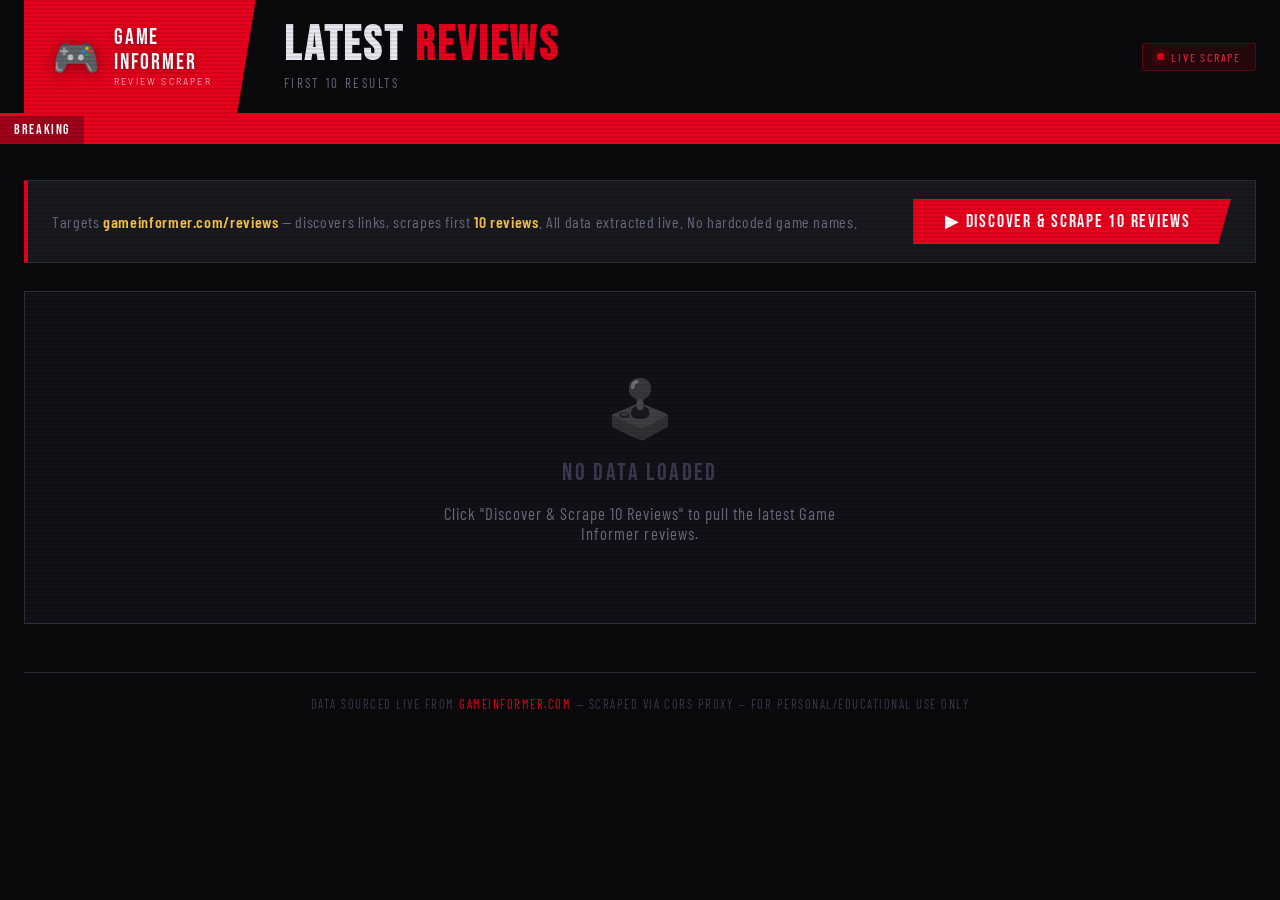
<file: Midterm_Lab1/index.html>
<!DOCTYPE html>
<html lang="en">
<head>
  <meta charset="UTF-8" />
  <meta name="viewport" content="width=device-width, initial-scale=1.0" />
  <title>Game Informer Review Scraper</title>
  <link href="https://fonts.googleapis.com/css2?family=Bebas+Neue&family=Barlow+Condensed:ital,wght@0,400;0,600;0,700;1,400&family=Barlow:wght@300;400;500&display=swap" rel="stylesheet" />
  <style>
    :root {
      --void:      #0a0a0c;
      --deep:      #111118;
      --surface:   #18181f;
      --card:      #1f1f28;
      --border:    #2e2e3e;
      --gi-red:    #e8001c;
      --gi-red2:   #ff2a42;
      --gi-gold:   #f5c542;
      --gi-cyan:   #00c8e0;
      --text:      #e8e8f0;
      --muted:     #6a6a80;
      --subtle:    #3a3a50;
      --row-hover: #252530;
      --glow-red:  0 0 30px rgba(232,0,28,.3);
      --glow-gold: 0 0 20px rgba(245,197,66,.2);
    }

    *, *::before, *::after { box-sizing: border-box; margin: 0; padding: 0; }

    body {
      font-family: 'Barlow', sans-serif;
      background: var(--void);
      color: var(--text);
      min-height: 100vh;
      overflow-x: hidden;
    }

    /* Scanline overlay */
    body::before {
      content: '';
      position: fixed;
      inset: 0;
      background: repeating-linear-gradient(
        0deg,
        transparent,
        transparent 2px,
        rgba(0,0,0,.08) 2px,
        rgba(0,0,0,.08) 4px
      );
      pointer-events: none;
      z-index: 9999;
    }

    /* Header */
    .masthead {
      background: var(--void);
      border-bottom: 3px solid var(--gi-red);
      padding: 0;
      position: relative;
      overflow: hidden;
    }
    .masthead::after {
      content: '';
      position: absolute;
      bottom: -3px;
      left: 0;
      right: 0;
      height: 1px;
      background: linear-gradient(90deg, transparent, var(--gi-red), var(--gi-red2), transparent);
      box-shadow: var(--glow-red);
    }
    .masthead-inner {
      max-width: 1300px;
      margin: 0 auto;
      padding: 0 24px;
      display: flex;
      align-items: stretch;
      gap: 0;
    }
    .gi-logo-block {
      background: var(--gi-red);
      padding: 22px 28px;
      display: flex;
      align-items: center;
      gap: 14px;
      flex-shrink: 0;
      clip-path: polygon(0 0, 100% 0, 92% 100%, 0 100%);
      padding-right: 44px;
    }
    .gi-logo-block .gi-icon {
      font-size: 2.4rem;
      line-height: 1;
      filter: drop-shadow(0 2px 8px rgba(0,0,0,.4));
    }
    .gi-logo-block .gi-brand {
      font-family: 'Bebas Neue', sans-serif;
      font-size: 1.4rem;
      letter-spacing: .08em;
      color: white;
      line-height: 1.1;
      text-shadow: 0 2px 8px rgba(0,0,0,.4);
    }
    .gi-logo-block .gi-sub {
      font-size: .55rem;
      letter-spacing: .25em;
      text-transform: uppercase;
      color: rgba(255,255,255,.75);
    }
    .masthead-titles {
      padding: 22px 28px;
      display: flex;
      flex-direction: column;
      justify-content: center;
    }
    .masthead-titles h1 {
      font-family: 'Bebas Neue', sans-serif;
      font-size: clamp(1.8rem, 4vw, 3rem);
      letter-spacing: .06em;
      color: var(--text);
      line-height: 1;
    }
    .masthead-titles h1 .accent { color: var(--gi-red); }
    .masthead-titles .tagline {
      font-family: 'Barlow Condensed', sans-serif;
      font-size: .82rem;
      letter-spacing: .18em;
      text-transform: uppercase;
      color: var(--muted);
      margin-top: 5px;
    }
    .masthead-right {
      margin-left: auto;
      display: flex;
      align-items: center;
      padding: 22px 0;
    }
    .live-badge {
      display: flex;
      align-items: center;
      gap: 7px;
      background: rgba(232,0,28,.12);
      border: 1px solid rgba(232,0,28,.3);
      border-radius: 2px;
      padding: 6px 14px;
      font-family: 'Barlow Condensed', sans-serif;
      font-size: .75rem;
      letter-spacing: .15em;
      text-transform: uppercase;
      color: var(--gi-red2);
    }
    .live-dot {
      width: 7px; height: 7px;
      background: var(--gi-red);
      border-radius: 50%;
      box-shadow: 0 0 8px var(--gi-red);
      animation: pulse-dot 1.4s ease-in-out infinite;
    }
    @keyframes pulse-dot {
      0%, 100% { opacity: 1; box-shadow: 0 0 8px var(--gi-red); }
      50% { opacity: .5; box-shadow: 0 0 3px var(--gi-red); }
    }

    /* Ticker bar */
    .ticker-bar {
      background: var(--gi-red);
      overflow: hidden;
      height: 28px;
      display: flex;
      align-items: center;
    }
    .ticker-label {
      background: #a0001a;
      padding: 0 14px;
      height: 100%;
      display: flex;
      align-items: center;
      font-family: 'Bebas Neue', sans-serif;
      font-size: .85rem;
      letter-spacing: .12em;
      color: white;
      white-space: nowrap;
      flex-shrink: 0;
    }
    .ticker-scroll {
      overflow: hidden;
      flex: 1;
    }
    .ticker-text {
      display: inline-block;
      white-space: nowrap;
      font-family: 'Barlow Condensed', sans-serif;
      font-size: .78rem;
      letter-spacing: .1em;
      color: rgba(255,255,255,.92);
      padding-left: 100%;
      animation: ticker 28s linear infinite;
    }
    @keyframes ticker {
      0% { transform: translateX(0); }
      100% { transform: translateX(-100%); }
    }

    /* Main content */
    .page {
      max-width: 1300px;
      margin: 0 auto;
      padding: 36px 24px 80px;
    }

    /* Control panel */
    .control-strip {
      display: flex;
      align-items: center;
      gap: 16px;
      background: var(--surface);
      border: 1px solid var(--border);
      border-left: 4px solid var(--gi-red);
      padding: 18px 24px;
      margin-bottom: 28px;
      flex-wrap: wrap;
    }
    .control-info {
      font-family: 'Barlow Condensed', sans-serif;
      font-size: 1rem;
      color: var(--muted);
      letter-spacing: .04em;
      flex: 1 1 200px;
    }
    .control-info strong {
      color: var(--gi-gold);
      font-weight: 600;
    }
    .btn-scrape {
      font-family: 'Bebas Neue', sans-serif;
      font-size: 1.1rem;
      letter-spacing: .1em;
      color: white;
      background: var(--gi-red);
      border: none;
      padding: 12px 32px;
      cursor: pointer;
      clip-path: polygon(0 0, 100% 0, 96% 100%, 0 100%);
      padding-right: 40px;
      transition: background .2s, box-shadow .2s;
      position: relative;
      white-space: nowrap;
    }
    .btn-scrape:hover {
      background: var(--gi-red2);
      box-shadow: var(--glow-red);
    }
    .btn-scrape:disabled {
      background: var(--subtle);
      cursor: not-allowed;
      box-shadow: none;
      clip-path: none;
      padding-right: 32px;
    }

    /* Status bar */
    #status-bar {
      display: none;
      align-items: center;
      gap: 12px;
      padding: 14px 20px;
      margin-bottom: 24px;
      font-family: 'Barlow Condensed', sans-serif;
      font-size: .95rem;
      letter-spacing: .05em;
      border-left: 3px solid;
    }
    #status-bar.loading {
      display: flex;
      background: rgba(0,200,224,.06);
      border-color: var(--gi-cyan);
      color: var(--gi-cyan);
    }
    #status-bar.error {
      display: flex;
      background: rgba(232,0,28,.08);
      border-color: var(--gi-red);
      color: #ff6a7a;
    }
    #status-bar.done {
      display: flex;
      background: rgba(245,197,66,.06);
      border-color: var(--gi-gold);
      color: var(--gi-gold);
    }
    .spinner {
      width: 16px; height: 16px;
      border: 2px solid currentColor;
      border-top-color: transparent;
      border-radius: 50%;
      animation: spin .7s linear infinite;
      flex-shrink: 0;
    }
    @keyframes spin { to { transform: rotate(360deg); } }

    /* Stats */
    #stats-row {
      display: none;
      gap: 2px;
      margin-bottom: 28px;
    }
    #stats-row.visible { display: flex; }
    .stat-card {
      flex: 1 1 100px;
      background: var(--surface);
      border: 1px solid var(--border);
      border-top: 3px solid var(--gi-red);
      padding: 18px 20px;
      text-align: center;
      position: relative;
      overflow: hidden;
    }
    .stat-card::before {
      content: '';
      position: absolute;
      bottom: 0; left: 0; right: 0;
      height: 1px;
      background: linear-gradient(90deg, transparent, var(--gi-red), transparent);
      opacity: .4;
    }
    .stat-card .num {
      font-family: 'Bebas Neue', sans-serif;
      font-size: 2.8rem;
      color: var(--gi-red);
      display: block;
      line-height: 1;
      text-shadow: 0 0 20px rgba(232,0,28,.4);
    }
    .stat-card .lbl {
      font-family: 'Barlow Condensed', sans-serif;
      font-size: .68rem;
      letter-spacing: .18em;
      text-transform: uppercase;
      color: var(--muted);
      margin-top: 6px;
    }

    /* Filter bar */
    #filter-bar {
      display: none;
      margin-bottom: 16px;
      gap: 12px;
      align-items: center;
      flex-wrap: wrap;
    }
    #filter-bar.visible { display: flex; }
    #filter-bar input {
      font-family: 'Barlow Condensed', sans-serif;
      font-size: .95rem;
      letter-spacing: .05em;
      border: 1.5px solid var(--border);
      background: var(--surface);
      color: var(--text);
      padding: 9px 14px;
      outline: none;
      flex: 1 1 200px;
      transition: border-color .2s;
    }
    #filter-bar input::placeholder { color: var(--muted); }
    #filter-bar input:focus { border-color: var(--gi-red); }
    #result-count {
      font-family: 'Barlow Condensed', sans-serif;
      font-size: .82rem;
      letter-spacing: .1em;
      text-transform: uppercase;
      color: var(--muted);
      margin-left: auto;
    }

    /* Table */
    .table-wrap {
      overflow-x: auto;
      border: 1px solid var(--border);
    }
    table {
      width: 100%;
      border-collapse: collapse;
      background: var(--deep);
      font-size: .88rem;
    }
    thead {
      background: var(--void);
      border-bottom: 2px solid var(--gi-red);
    }
    thead th {
      padding: 14px 16px;
      text-align: left;
      font-family: 'Bebas Neue', sans-serif;
      font-size: .9rem;
      letter-spacing: .14em;
      color: var(--muted);
      white-space: nowrap;
      cursor: pointer;
      transition: color .2s;
      user-select: none;
    }
    thead th:hover { color: var(--text); }
    thead th.asc, thead th.desc { color: var(--gi-red); }
    thead th .sort-icon { opacity: .5; margin-left: 4px; }
    thead th.asc .sort-icon::after { content: ' ▲'; }
    thead th.desc .sort-icon::after { content: ' ▼'; }
    thead th:not(.asc):not(.desc) .sort-icon::after { content: ' ⇅'; }

    tbody tr {
      border-bottom: 1px solid var(--border);
      transition: background .15s;
      animation: rowIn .35s ease both;
    }
    tbody tr:nth-child(odd) { background: var(--surface); }
    tbody tr:nth-child(even) { background: var(--deep); }
    tbody tr:hover { background: var(--row-hover); }
    @keyframes rowIn { from { opacity: 0; transform: translateX(-8px); } to { opacity: 1; transform: none; } }

    td { padding: 13px 16px; vertical-align: top; color: var(--text); }

    /* Score badge */
    .score-badge {
      display: inline-flex;
      align-items: center;
      justify-content: center;
      width: 44px;
      height: 44px;
      background: var(--void);
      border: 2px solid var(--gi-red);
      font-family: 'Bebas Neue', sans-serif;
      font-size: 1.4rem;
      color: var(--gi-red);
      box-shadow: 0 0 14px rgba(232,0,28,.2);
      flex-shrink: 0;
    }
    .score-badge.gold {
      border-color: var(--gi-gold);
      color: var(--gi-gold);
      box-shadow: 0 0 14px rgba(245,197,66,.2);
    }
    .score-badge.na {
      border-color: var(--subtle);
      color: var(--muted);
      font-size: .75rem;
      box-shadow: none;
    }

    td.title-col {
      font-family: 'Barlow Condensed', sans-serif;
      font-size: 1.05rem;
      font-weight: 700;
      letter-spacing: .03em;
      max-width: 260px;
    }
    td.title-col a {
      color: var(--text);
      text-decoration: none;
      transition: color .15s;
      display: block;
    }
    td.title-col a:hover { color: var(--gi-red); }
    td.title-col .review-sub {
      font-size: .72rem;
      color: var(--muted);
      font-weight: 400;
      letter-spacing: .08em;
      text-transform: uppercase;
      margin-top: 3px;
    }

    .platform-badge {
      display: inline-block;
      background: var(--void);
      border: 1px solid var(--border);
      color: var(--muted);
      font-family: 'Barlow Condensed', sans-serif;
      font-size: .68rem;
      letter-spacing: .1em;
      text-transform: uppercase;
      padding: .2rem .7rem;
      margin: .15rem .15rem;
    }

    .genre-tag {
      display: inline-block;
      background: rgba(0,200,224,.08);
      border: 1px solid rgba(0,200,224,.2);
      color: var(--gi-cyan);
      font-family: 'Barlow Condensed', sans-serif;
      font-size: .68rem;
      letter-spacing: .08em;
      text-transform: uppercase;
      padding: .2rem .6rem;
      margin: .15rem .1rem;
    }

    .summary-cell {
      max-width: 300px;
      font-size: .82rem;
      line-height: 1.5;
      color: #a0a0b8;
    }

    .na { color: var(--muted); font-style: italic; font-size: .82rem; }

    /* Empty state */
    #empty-state {
      display: flex;
      flex-direction: column;
      align-items: center;
      padding: 80px 24px;
      color: var(--muted);
      gap: 16px;
      background: var(--deep);
    }
    #empty-state .icon {
      font-size: 3.5rem;
      filter: grayscale(1);
      opacity: .4;
    }
    #empty-state p {
      font-family: 'Barlow Condensed', sans-serif;
      font-size: 1.05rem;
      letter-spacing: .06em;
      color: var(--muted);
      text-align: center;
      max-width: 400px;
    }
    #empty-state .big-text {
      font-family: 'Bebas Neue', sans-serif;
      font-size: 1.5rem;
      color: var(--subtle);
      letter-spacing: .1em;
    }

    /* Export bar */
    #export-bar {
      display: none;
      margin-top: 20px;
      justify-content: flex-end;
      gap: 8px;
    }
    #export-bar.visible { display: flex; }
    .btn-export {
      font-family: 'Barlow Condensed', sans-serif;
      font-size: .88rem;
      letter-spacing: .1em;
      text-transform: uppercase;
      background: var(--surface);
      border: 1px solid var(--border);
      color: var(--muted);
      padding: 8px 18px;
      cursor: pointer;
      transition: all .18s;
    }
    .btn-export:hover {
      background: var(--gi-red);
      border-color: var(--gi-red);
      color: white;
    }

    /* Footer */
    footer {
      text-align: center;
      margin-top: 3rem;
      color: var(--subtle);
      font-family: 'Barlow Condensed', sans-serif;
      font-size: .78rem;
      letter-spacing: .12em;
      text-transform: uppercase;
      border-top: 1px solid var(--border);
      padding-top: 1.5rem;
    }
    footer span { color: var(--gi-red); }
  </style>
</head>
<body>

<!-- Masthead -->
<div class="masthead">
  <div class="masthead-inner">
    <div class="gi-logo-block">
      <span class="gi-icon">🎮</span>
      <div>
        <div class="gi-brand">Game<br>Informer</div>
        <div class="gi-sub">Review Scraper</div>
      </div>
    </div>
    <div class="masthead-titles">
      <h1>LATEST <span class="accent">REVIEWS</span></h1>
      <div class="tagline">First 10 results</div>
    </div>
    <div class="masthead-right">
      <div class="live-badge">
        <span class="live-dot"></span> Live Scrape
      </div>
    </div>
  </div>
</div>

<!-- Ticker -->
<div class="ticker-bar">
  <div class="ticker-label">BREAKING</div>
  <div class="ticker-scroll">
    <span class="ticker-text">
      Auto-discovers review links from gameinformer.com/reviews — scrapes first 10 — no hardcoded URLs or data — click the button to begin — scores, platforms, genres and summaries extracted live —
    </span>
  </div>
</div>

<div class="page">

  <!-- Control strip -->
  <div class="control-strip">
    <div class="control-info">
      Targets <strong>gameinformer.com/reviews</strong> — discovers links, scrapes first <strong>10 reviews</strong>.
      All data extracted live. No hardcoded game names.
    </div>
    <button class="btn-scrape" id="scrapeBtn">▶ DISCOVER &amp; SCRAPE 10 REVIEWS</button>
  </div>

  <div id="status-bar"></div>

  <!-- Stats -->
  <div id="stats-row">
    <div class="stat-card"><span class="num" id="stat-total">0</span><span class="lbl">Reviews Scraped</span></div>
    <div class="stat-card"><span class="num" id="stat-scored">—</span><span class="lbl">With Score</span></div>
    <div class="stat-card"><span class="num" id="stat-platforms">—</span><span class="lbl">With Platforms</span></div>
  </div>

  <!-- Filter bar -->
  <div id="filter-bar">
    <input type="text" id="search-input" placeholder="Filter by title, platform, genre..." />
    <span id="result-count"></span>
  </div>

  <!-- Table -->
  <div class="table-wrap" id="table-wrap">
    <div id="empty-state">
      <span class="icon">🕹️</span>
      <div class="big-text">NO DATA LOADED</div>
      <p>Click "Discover & Scrape 10 Reviews" to pull the latest Game Informer reviews.</p>
    </div>
    <table id="games-table" style="display:none;">
      <thead>
        <tr>
          <th style="width:52px">Score</th>
          <th onclick="sortBy('title')" id="th-title">Title <span class="sort-icon"></span></th>
          <th onclick="sortBy('release')" id="th-release">Date <span class="sort-icon"></span></th>
          <th>Summary</th>
          <th onclick="sortBy('platforms')" id="th-platforms">Platform(s) <span class="sort-icon"></span></th>
          <th onclick="sortBy('reviewer')" id="th-reviewer">Reviewer <span class="sort-icon"></span></th>
        </tr>
      </thead>
      <tbody id="table-body"></tbody>
    </table>
  </div>

  <div id="export-bar">
    <button class="btn-export" onclick="exportCSV()">⬇ CSV</button>
    <button class="btn-export" onclick="exportJSON()">⬇ JSON</button>
  </div>

  <footer>
    Data sourced live from <span>gameinformer.com</span> — scraped via CORS proxy — for personal/educational use only
  </footer>
</div>

<script>
  // GI listing page — all review data lives here, no sub-page scraping needed
  const LISTING_URL = "https://gameinformer.com/reviews";
  const MAX_REVIEWS = 10;

  let allGames = [];
  let sortKey = 'title';
  let sortDir = 'asc';

  const scrapeBtn    = document.getElementById('scrapeBtn');
  const statusBar    = document.getElementById('status-bar');
  const statsRow     = document.getElementById('stats-row');
  const filterBar    = document.getElementById('filter-bar');
  const emptyState   = document.getElementById('empty-state');
  const gamesTable   = document.getElementById('games-table');
  const tableBody    = document.getElementById('table-body');
  const exportBar    = document.getElementById('export-bar');
  const searchInput  = document.getElementById('search-input');
  const resultCount  = document.getElementById('result-count');
  const statTotal    = document.getElementById('stat-total');
  const statScored   = document.getElementById('stat-scored');
  const statPlatforms= document.getElementById('stat-platforms');

  // Proxy fallback chain
  const PROXIES = [
    {
      name: 'corsproxy.io',
      buildUrl: (t) => `https://corsproxy.io/?${encodeURIComponent(t)}`,
      extract: async (r) => r.text(),
    },
    {
      name: 'allorigins.win',
      buildUrl: (t) => `https://api.allorigins.win/get?url=${encodeURIComponent(t)}`,
      extract: async (r) => { const j = await r.json(); return j.contents; },
    },
    {
      name: 'codetabs.com',
      buildUrl: (t) => `https://api.codetabs.com/v1/proxy?quest=${encodeURIComponent(t)}`,
      extract: async (r) => r.text(),
    },
  ];

  async function fetchWithFallback(url, onProg) {
    const errors = [];
    for (const proxy of PROXIES) {
      if (onProg) onProg(`Trying ${proxy.name}…`);
      try {
        const res = await fetch(proxy.buildUrl(url), { signal: AbortSignal.timeout(15000) });
        if (!res.ok) throw new Error(`HTTP ${res.status}`);
        const html = await proxy.extract(res);
        if (!html || html.length < 500) throw new Error('Empty or too-short response');
        return html;
      } catch (e) {
        errors.push(`${proxy.name}: ${e.message}`);
      }
    }
    throw new Error(`All proxies failed:\n${errors.join('\n')}`);
  }

  function setStatus(type, msg) {
    statusBar.className = type;
    statusBar.innerHTML = type === 'loading'
      ? `<span class="spinner"></span>${msg}`
      : msg;
  }

  function esc(str) {
    return String(str || '')
      .replace(/&/g,'&amp;')
      .replace(/</g,'&lt;')
      .replace(/>/g,'&gt;')
      .replace(/"/g,'&quot;');
  }

  function txt(el) {
    return el ? el.textContent.trim().replace(/\s+/g,' ') : null;
  }

  // ---------------------------------------------------------------
  // Parse all review cards directly from the listing page HTML.
  // GI's listing page renders score, title, summary, date, reviewer
  // inline — no sub-page requests needed.
  // ---------------------------------------------------------------
  function parseListingPage(doc) {
    const BASE = 'https://gameinformer.com';
    const results = [];
    const seen = new Set();

    // Each review card contains a score number, an h2 link, a summary paragraph,
    // a byline with author name and date. We anchor on links to /review/...
    const reviewLinks = Array.from(doc.querySelectorAll('a[href^="/review/"]'));

    for (const a of reviewLinks) {
      const href = a.getAttribute('href');
      const fullUrl = BASE + href;

      // Deduplicate — the listing page repeats featured items
      if (seen.has(fullUrl)) continue;
      seen.add(fullUrl);

      // Walk up to find the card container (shared ancestor with score/summary/byline)
      // GI wraps each card in a <div> or <article>; we look up to 6 levels
      let card = a;
      for (let i = 0; i < 6; i++) {
        card = card.parentElement;
        if (!card) break;
        const cardText = card.textContent || '';
        // A real card will have both a score-like number and a "by" byline
        if (/\bby\b/i.test(cardText) && /\b\d+(?:\.\d+)?\b/.test(cardText)) break;
      }
      if (!card) card = a.closest('div, article, li') || a.parentElement;

      const cardText = card ? card.textContent : '';

      // Title: strip "Review – Subtitle" suffix pattern
      let title = txt(a.querySelector('h2, h3')) || txt(a) || '';
      title = title.replace(/\s*[–\-|].*$/, '').trim();
      if (!title) {
        title = href.split('/')[2]?.replace(/-/g,' ').replace(/\b\w/g,c=>c.toUpperCase()) || 'Unknown';
      }

      // Score: look for a standalone number like "9", "7.75", "9.75" near the card
      let score = 'N/A';
      const scoreMatch = cardText.match(/\b(10|[1-9](?:\.\d{1,2})?)\b/);
      if (scoreMatch) {
        const n = parseFloat(scoreMatch[1]);
        if (n >= 1 && n <= 10) score = String(n);
      }

      // Summary: the paragraph of descriptive text (not the title, not the byline)
      let summary = 'N/A';
      const paras = card ? Array.from(card.querySelectorAll('p')) : [];
      for (const p of paras) {
        const t = p.textContent.trim();
        if (t.length > 40 && !/^\s*by\s/i.test(t) && !/^\d/.test(t)) {
          summary = t.slice(0, 260) + (t.length > 260 ? '…' : '');
          break;
        }
      }
      // Fallback: grab a text chunk from cardText that looks like a sentence
      if (summary === 'N/A') {
        const m = cardText.match(/[A-Z][^.!?]{40,200}[.!?]/);
        if (m) summary = m[0].trim();
      }

      // Reviewer: "by Kyle Hilliard" pattern
      let reviewer = 'N/A';
      const byMatch = cardText.match(/\bby\s+([A-Z][a-z]+(?:\s+[A-Z][a-z]+)?)/i);
      if (byMatch) reviewer = byMatch[1].trim();

      // Date: "Mon DD, YYYY" or "Mon DD YYYY"
      let release = 'N/A';
      const dateMatch = cardText.match(/\b(Jan|Feb|Mar|Apr|May|Jun|Jul|Aug|Sep|Oct|Nov|Dec)[a-z]*\.?\s+\d{1,2},?\s+\d{4}\b/i);
      if (dateMatch) release = dateMatch[0];

      // Platforms: detect from full card text or URL context
      const found = [];
      if (/PS5|PlayStation\s*5/i.test(cardText)) found.push('PS5');
      if (/PS4|PlayStation\s*4/i.test(cardText)) found.push('PS4');
      if (/Xbox Series/i.test(cardText)) found.push('XSX');
      if (/Xbox One/i.test(cardText)) found.push('Xbox One');
      if (/Switch 2/i.test(cardText)) found.push('Switch 2');
      else if (/Nintendo Switch|Switch/i.test(cardText)) found.push('Switch');
      if (/\bPC\b|Steam|Windows/i.test(cardText)) found.push('PC');
      const platforms = found.length ? found.join(', ') : 'N/A';

      results.push({ title, score, release, summary, platforms, reviewer, url: fullUrl });
      if (results.length >= MAX_REVIEWS) break;
    }

    return results;
  }

  // --- Main scrape: fetch listing page once, parse everything from it ---
  async function scrapeReviews() {
    setStatus('loading', 'Connecting to Game Informer…');
    scrapeBtn.disabled = true;
    emptyState.style.display = 'flex';
    gamesTable.style.display = 'none';
    exportBar.classList.remove('visible');
    filterBar.classList.remove('visible');
    statsRow.classList.remove('visible');

    try {
      const html = await fetchWithFallback(LISTING_URL, (m) => setStatus('loading', m));
      setStatus('loading', 'Parsing review cards…');

      const parser = new DOMParser();
      const doc = parser.parseFromString(html, 'text/html');

      const results = parseListingPage(doc);

      if (!results.length) {
        throw new Error(
          'Could not find any review cards on the page. ' +
          'The site layout may have changed or the proxy blocked the response.'
        );
      }

      allGames = results;

      statTotal.textContent = allGames.length;
      statScored.textContent = allGames.filter(g => g.score !== 'N/A').length;
      statPlatforms.textContent = allGames.filter(g => g.platforms !== 'N/A').length;

      statsRow.classList.add('visible');
      filterBar.classList.add('visible');
      exportBar.classList.add('visible');

      searchInput.value = '';
      sortKey = 'title'; sortDir = 'asc';
      updateSortHeaders();
      renderTable();

      setStatus('done', `✓ Loaded ${allGames.length} Game Informer reviews.`);
      emptyState.style.display = 'none';
      gamesTable.style.display = 'table';
    } catch (err) {
      setStatus('error', `✗ ${err.message}`);
      console.error(err);
    } finally {
      scrapeBtn.disabled = false;
    }
  }

  // --- Render ---
  window.renderTable = function() {
    const q = searchInput.value.toLowerCase();
    let rows = allGames.filter(g => {
      if (!q) return true;
      return g.title.toLowerCase().includes(q) ||
             g.platforms.toLowerCase().includes(q) ||
             g.genre.toLowerCase().includes(q) ||
             g.reviewer.toLowerCase().includes(q);
    });

    rows.sort((a, b) => {
      let av = a[sortKey] || '', bv = b[sortKey] || '';
      av = av.toLowerCase(); bv = bv.toLowerCase();
      return sortDir === 'asc' ? av.localeCompare(bv) : bv.localeCompare(av);
    });

    resultCount.textContent = `${rows.length} / ${allGames.length} reviews`;

    if (!rows.length && allGames.length) {
      tableBody.innerHTML = '';
      gamesTable.style.display = 'none';
      emptyState.style.display = 'flex';
      emptyState.querySelector('.big-text').textContent = 'NO MATCHES';
      emptyState.querySelector('p').textContent = 'No reviews match your filter.';
      return;
    }

    tableBody.innerHTML = rows.map((g, i) => {
      // Score badge styling
      const scoreNum = parseFloat(g.score);
      const scoreClass = isNaN(scoreNum) ? 'na' : (scoreNum >= 9 ? 'gold' : '');
      const scoreDisplay = g.score === 'N/A' ? 'N/A' : g.score.replace('/10','');
      const scoreBadge = `<div class="score-badge ${scoreClass}">${esc(scoreDisplay)}</div>`;

      // Platforms
      const platHtml = g.platforms !== 'N/A'
        ? g.platforms.split(',').map(p => `<span class="platform-badge">${esc(p.trim())}</span>`).join('')
        : '<span class="na">N/A</span>';

      const delay = Math.min(i * 40, 500);

      return `
        <tr style="animation-delay:${delay}ms">
          <td style="text-align:center">${scoreBadge}</td>
          <td class="title-col">
            <a href="${esc(g.url)}" target="_blank" rel="noopener">
              ${esc(g.title)}
            </a>
            <div class="review-sub">Review</div>
          </td>
          <td style="white-space:nowrap;color:var(--muted);font-size:.82rem">${esc(g.release)}</td>
          <td class="summary-cell">${esc(g.summary)}</td>
          <td>${platHtml}</td>
          <td style="font-size:.85rem;color:#8080a0;white-space:nowrap">${esc(g.reviewer)}</td>
        </tr>`;
    }).join('');

    gamesTable.style.display = 'table';
    emptyState.style.display = 'none';
  };

  window.sortBy = function(key) {
    sortDir = (sortKey === key && sortDir === 'asc') ? 'desc' : 'asc';
    sortKey = key;
    updateSortHeaders();
    renderTable();
  };

  function updateSortHeaders() {
    ['title','release','platforms','reviewer'].forEach(k => {
      const th = document.getElementById(`th-${k}`);
      if (th) th.className = k === sortKey ? sortDir : '';
    });
  }

  window.exportCSV = function() {
    const hdr = ['Title','Score','Date','Summary','Platforms','Genre','Reviewer','URL'];
    const rows = allGames.map(g => hdr.slice(0,-1).map(h => {
      const key = h.toLowerCase().replace(' ','');
      const map = {title:'title',score:'score',date:'release',summary:'summary',platforms:'platforms',genre:'genre',reviewer:'reviewer'};
      return `"${(g[map[key]]||'').replace(/"/g,'""')}"`;
    }).concat(`"${g.url}"`).join(','));
    download([hdr.join(','),...rows].join('\n'), 'gameinformer_reviews.csv', 'text/csv');
  };

  window.exportJSON = function() {
    download(JSON.stringify(allGames, null, 2), 'gameinformer_reviews.json', 'application/json');
  };

  function download(text, filename, type) {
    const a = Object.assign(document.createElement('a'), {
      href: URL.createObjectURL(new Blob([text], {type})),
      download: filename
    });
    a.click();
    URL.revokeObjectURL(a.href);
  }

  scrapeBtn.addEventListener('click', scrapeReviews);
  searchInput.addEventListener('input', renderTable);
</script>
</body>
</html>
</file>
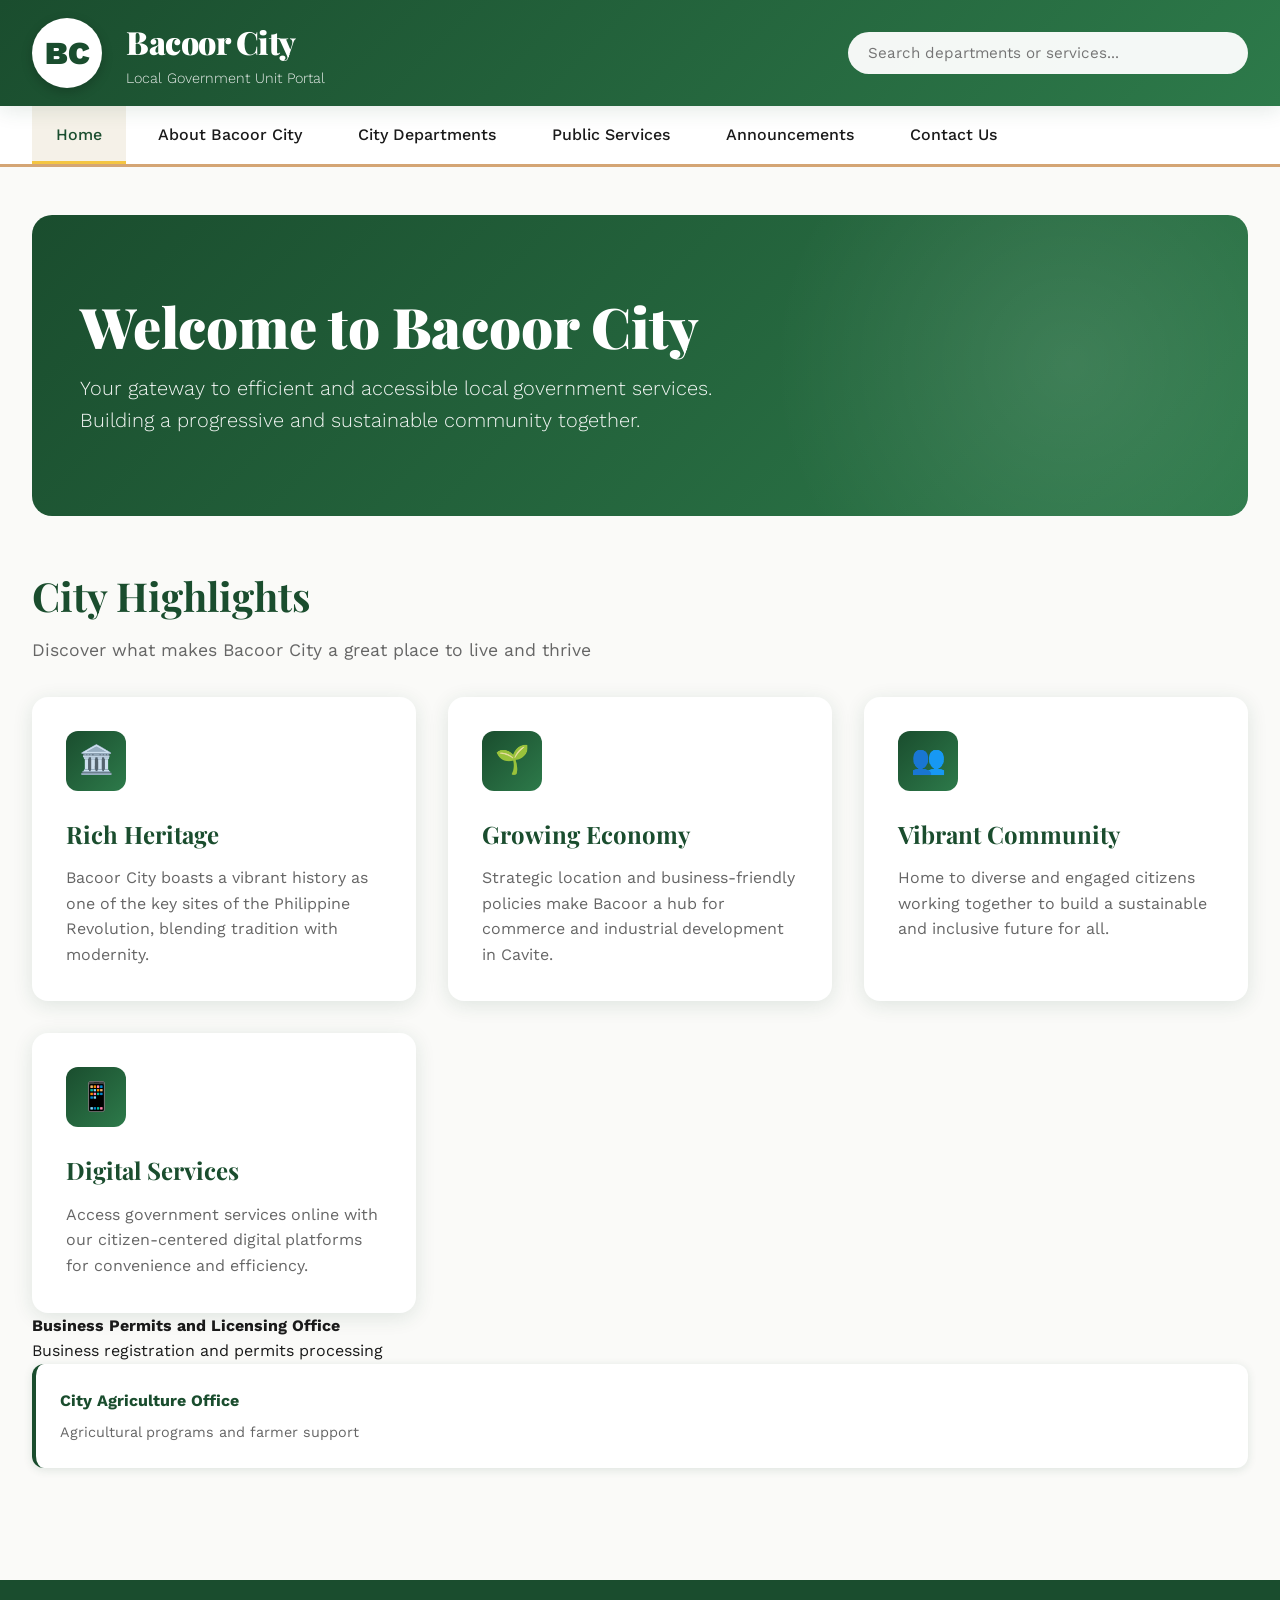
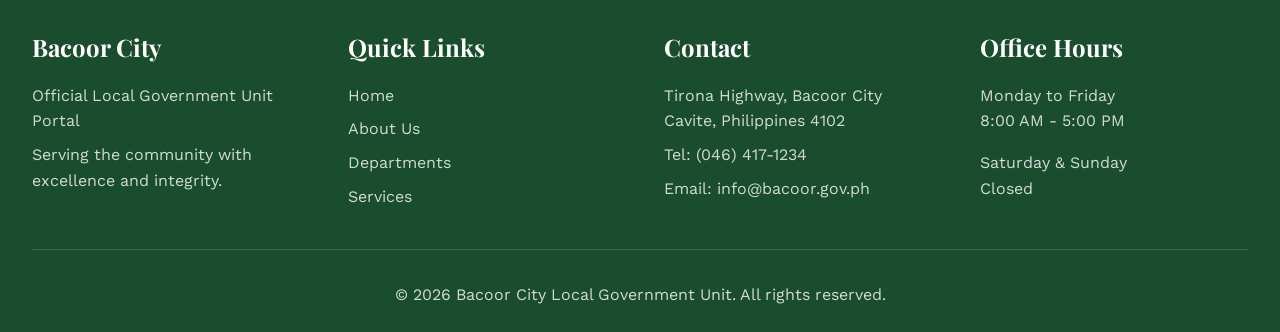
<file: Prelim/index.html>
<!DOCTYPE html>
<html lang="en">
<head>
    <meta charset="UTF-8">
    <meta name="viewport" content="width=device-width, initial-scale=1.0">
    <title>Bacoor City - Official Local Government Portal</title>
    <link href="https://fonts.googleapis.com/css2?family=Playfair+Display:wght@700;900&family=Work+Sans:wght@300;400;500;600&display=swap" rel="stylesheet">
    <style>
        :root {
            --primary: #1a4d2e;
            --primary-light: #2d7a4a;
            --accent: #d4a574;
            --accent-bright: #f4c542;
            --text-dark: #1a1a1a;
            --text-light: #ffffff;
            --bg-light: #fafaf8;
            --bg-cream: #f5f1e8;
            --border: #e0ddd4;
            --shadow: rgba(26, 77, 46, 0.12);
        }
        
        * {
            margin: 0;
            padding: 0;
            box-sizing: border-box;
        }
        
        body {
            font-family: 'Work Sans', sans-serif;
            color: var(--text-dark);
            background: var(--bg-light);
            line-height: 1.6;
            overflow-x: hidden;
        }
        
        /* Header */
        header {
            background: linear-gradient(135deg, var(--primary) 0%, var(--primary-light) 100%);
            color: var(--text-light);
            padding: 1rem 0;
            position: sticky;
            top: 0;
            z-index: 1000;
            box-shadow: 0 4px 20px var(--shadow);
        }
        
        .header-top {
            max-width: 1400px;
            margin: 0 auto;
            padding: 0 2rem;
            display: flex;
            align-items: center;
            justify-content: space-between;
            gap: 2rem;
        }
        
        .logo-section {
            display: flex;
            align-items: center;
            gap: 1.5rem;
        }
        
        .logo {
            width: 70px;
            height: 70px;
            background: var(--text-light);
            border-radius: 50%;
            display: flex;
            align-items: center;
            justify-content: center;
            font-weight: 900;
            font-size: 2rem;
            color: var(--primary);
            box-shadow: 0 4px 12px rgba(0,0,0,0.2);
        }
        
        .city-name h1 {
            font-family: 'Playfair Display', serif;
            font-size: 2rem;
            font-weight: 900;
            letter-spacing: -0.5px;
        }
        
        .city-name p {
            font-size: 0.9rem;
            opacity: 0.9;
            font-weight: 300;
        }
        
        .search-bar {
            flex: 0 1 400px;
            position: relative;
        }
        
        .search-bar input {
            width: 100%;
            padding: 0.75rem 1.25rem;
            border: none;
            border-radius: 50px;
            font-family: 'Work Sans', sans-serif;
            font-size: 0.95rem;
            background: rgba(255,255,255,0.95);
            transition: all 0.3s ease;
        }
        
        .search-bar input:focus {
            outline: none;
            background: var(--text-light);
            box-shadow: 0 4px 20px rgba(0,0,0,0.15);
        }
        
        /* Navigation */
        nav {
            background: var(--text-light);
            border-bottom: 3px solid var(--accent);
        }
        
        .nav-links {
            max-width: 1400px;
            margin: 0 auto;
            padding: 0 2rem;
            display: flex;
            gap: 0.5rem;
            list-style: none;
        }
        
        .nav-links li a {
            display: block;
            padding: 1rem 1.5rem;
            color: var(--text-dark);
            text-decoration: none;
            font-weight: 500;
            transition: all 0.3s ease;
            position: relative;
        }
        
        .nav-links li a:hover,
        .nav-links li a.active {
            color: var(--primary);
            background: var(--bg-cream);
        }
        
        .nav-links li a.active::after {
            content: '';
            position: absolute;
            bottom: 0;
            left: 0;
            right: 0;
            height: 3px;
            background: var(--accent-bright);
        }
        
        /* Main Content */
        main {
            max-width: 1400px;
            margin: 0 auto;
            padding: 3rem 2rem;
        }
        
        .page-section {
            display: none;
            animation: fadeIn 0.5s ease;
        }
        
        .page-section.active {
            display: block;
        }
        
        @keyframes fadeIn {
            from { opacity: 0; transform: translateY(20px); }
            to { opacity: 1; transform: translateY(0); }
        }
        
        /* Hero Section */
        .hero {
            background: linear-gradient(135deg, var(--primary) 0%, var(--primary-light) 100%);
            color: var(--text-light);
            padding: 5rem 3rem;
            border-radius: 20px;
            margin-bottom: 3rem;
            position: relative;
            overflow: hidden;
        }
        
        .hero::before {
            content: '';
            position: absolute;
            top: -50%;
            right: -10%;
            width: 600px;
            height: 600px;
            background: radial-gradient(circle, rgba(255,255,255,0.1) 0%, transparent 70%);
            border-radius: 50%;
        }
        
        .hero-content {
            position: relative;
            z-index: 1;
            max-width: 700px;
        }
        
        .hero h2 {
            font-family: 'Playfair Display', serif;
            font-size: 3.5rem;
            font-weight: 900;
            margin-bottom: 1rem;
            line-height: 1.1;
        }
        
        .hero p {
            font-size: 1.25rem;
            opacity: 0.95;
            font-weight: 300;
        }
        
        /* Cards Grid */
        .cards-grid {
            display: grid;
            grid-template-columns: repeat(auto-fit, minmax(320px, 1fr));
            gap: 2rem;
            margin-top: 2rem;
        }
        
        .card {
            background: var(--text-light);
            border-radius: 16px;
            padding: 2rem;
            box-shadow: 0 4px 20px var(--shadow);
            transition: all 0.3s ease;
            border: 2px solid transparent;
        }
        
        .card:hover {
            transform: translateY(-5px);
            box-shadow: 0 8px 30px var(--shadow);
            border-color: var(--accent);
        }
        
        .card-icon {
            width: 60px;
            height: 60px;
            background: linear-gradient(135deg, var(--primary) 0%, var(--primary-light) 100%);
            color: var(--text-light);
            border-radius: 12px;
            display: flex;
            align-items: center;
            justify-content: center;
            font-size: 1.75rem;
            margin-bottom: 1.5rem;
        }
        
        .card h3 {
            font-family: 'Playfair Display', serif;
            font-size: 1.5rem;
            margin-bottom: 0.75rem;
            color: var(--primary);
        }
        
        .card p {
            color: #666;
            line-height: 1.6;
        }
        
        /* About Section */
        .about-grid {
            display: grid;
            grid-template-columns: 1fr 1fr;
            gap: 3rem;
            margin-top: 2rem;
        }
        
        .about-content {
            background: var(--text-light);
            padding: 2.5rem;
            border-radius: 16px;
            box-shadow: 0 4px 20px var(--shadow);
        }
        
        .about-content h3 {
            font-family: 'Playfair Display', serif;
            font-size: 2rem;
            color: var(--primary);
            margin-bottom: 1rem;
        }
        
        .about-stats {
            display: grid;
            grid-template-columns: repeat(2, 1fr);
            gap: 1.5rem;
            margin-top: 2rem;
        }
        
        .stat-box {
            background: var(--bg-cream);
            padding: 1.5rem;
            border-radius: 12px;
            border-left: 4px solid var(--accent-bright);
        }
        
        .stat-number {
            font-family: 'Playfair Display', serif;
            font-size: 2.5rem;
            font-weight: 900;
            color: var(--primary);
        }
        
        .stat-label {
            font-size: 0.9rem;
            color: #666;
            margin-top: 0.5rem;
        }
        
        /* Departments */
        .dept-filter {
            margin-bottom: 2rem;
            display: flex;
            gap: 1rem;
            align-items: center;
        }
        
        .dept-filter input {
            flex: 1;
            padding: 1rem 1.5rem;
            border: 2px solid var(--border);
            border-radius: 50px;
            font-family: 'Work Sans', sans-serif;
            font-size: 1rem;
            transition: all 0.3s ease;
        }
        
        .dept-filter input:focus {
            outline: none;
            border-color: var(--primary);
        }
        
        .dept-list {
            display: grid;
            grid-template-columns: repeat(auto-fill, minmax(280px, 1fr));
            gap: 1.5rem;
        }
        
        .dept-item {
            background: var(--text-light);
            padding: 1.5rem;
            border-radius: 12px;
            border-left: 4px solid var(--primary);
            box-shadow: 0 2px 10px var(--shadow);
            transition: all 0.3s ease;
            cursor: pointer;
        }
        
        .dept-item:hover {
            transform: translateX(5px);
            box-shadow: 0 4px 20px var(--shadow);
        }
        
        .dept-item h4 {
            color: var(--primary);
            margin-bottom: 0.5rem;
        }
        
        .dept-item p {
            font-size: 0.9rem;
            color: #666;
        }
        
        /* Services Section */
        .services-grid {
            display: grid;
            grid-template-columns: repeat(auto-fit, minmax(300px, 1fr));
            gap: 2rem;
        }
        
        .service-card {
            background: var(--text-light);
            border-radius: 16px;
            overflow: hidden;
            box-shadow: 0 4px 20px var(--shadow);
            transition: all 0.3s ease;
        }
        
        .service-card:hover {
            transform: translateY(-5px);
            box-shadow: 0 8px 30px var(--shadow);
        }
        
        .service-header {
            background: linear-gradient(135deg, var(--primary) 0%, var(--primary-light) 100%);
            color: var(--text-light);
            padding: 2rem;
        }
        
        .service-header h3 {
            font-family: 'Playfair Display', serif;
            font-size: 1.5rem;
            margin-bottom: 0.5rem;
        }
        
        .service-body {
            padding: 2rem;
        }
        
        .service-btn {
            display: inline-block;
            margin-top: 1rem;
            padding: 0.75rem 2rem;
            background: var(--primary);
            color: var(--text-light);
            text-decoration: none;
            border-radius: 50px;
            font-weight: 500;
            transition: all 0.3s ease;
        }
        
        .service-btn:hover {
            background: var(--primary-light);
            transform: translateX(5px);
        }
        
        /* News Feed */
        .news-feed {
            display: grid;
            gap: 2rem;
        }
        
        .news-item {
            background: var(--text-light);
            border-radius: 16px;
            overflow: hidden;
            box-shadow: 0 4px 20px var(--shadow);
            display: grid;
            grid-template-columns: 250px 1fr;
            transition: all 0.3s ease;
            opacity: 0;
            animation: slideIn 0.5s ease forwards;
        }
        
        @keyframes slideIn {
            from { opacity: 0; transform: translateX(-20px); }
            to { opacity: 1; transform: translateX(0); }
        }
        
        .news-item:nth-child(1) { animation-delay: 0.1s; }
        .news-item:nth-child(2) { animation-delay: 0.2s; }
        .news-item:nth-child(3) { animation-delay: 0.3s; }
        
        .news-item:hover {
            box-shadow: 0 8px 30px var(--shadow);
        }
        
        .news-image {
            background: linear-gradient(135deg, var(--primary) 0%, var(--primary-light) 100%);
            display: flex;
            align-items: center;
            justify-content: center;
            color: var(--text-light);
            font-size: 3rem;
        }
        
        .news-content {
            padding: 2rem;
        }
        
        .news-date {
            display: inline-block;
            background: var(--bg-cream);
            color: var(--primary);
            padding: 0.35rem 1rem;
            border-radius: 50px;
            font-size: 0.85rem;
            font-weight: 500;
            margin-bottom: 1rem;
        }
        
        .news-content h3 {
            font-family: 'Playfair Display', serif;
            font-size: 1.75rem;
            color: var(--primary);
            margin-bottom: 0.75rem;
        }
        
        /* Contact Form */
        .contact-grid {
            display: grid;
            grid-template-columns: 1.5fr 1fr;
            gap: 3rem;
            margin-top: 2rem;
        }
        
        .form-group {
            margin-bottom: 1.5rem;
        }
        
        .form-group label {
            display: block;
            margin-bottom: 0.5rem;
            font-weight: 500;
            color: var(--primary);
        }
        
        .form-group input,
        .form-group textarea,
        .form-group select {
            width: 100%;
            padding: 1rem 1.25rem;
            border: 2px solid var(--border);
            border-radius: 12px;
            font-family: 'Work Sans', sans-serif;
            font-size: 1rem;
            transition: all 0.3s ease;
        }
        
        .form-group input:focus,
        .form-group textarea:focus,
        .form-group select:focus {
            outline: none;
            border-color: var(--primary);
        }
        
        .form-group textarea {
            resize: vertical;
            min-height: 150px;
        }
        
        .error-message {
            color: #d32f2f;
            font-size: 0.85rem;
            margin-top: 0.25rem;
            display: none;
        }
        
        .form-group.error input,
        .form-group.error textarea,
        .form-group.error select {
            border-color: #d32f2f;
        }
        
        .form-group.error .error-message {
            display: block;
        }
        
        .submit-btn {
            background: linear-gradient(135deg, var(--primary) 0%, var(--primary-light) 100%);
            color: var(--text-light);
            padding: 1rem 3rem;
            border: none;
            border-radius: 50px;
            font-family: 'Work Sans', sans-serif;
            font-size: 1.1rem;
            font-weight: 600;
            cursor: pointer;
            transition: all 0.3s ease;
        }
        
        .submit-btn:hover {
            transform: translateY(-2px);
            box-shadow: 0 8px 20px var(--shadow);
        }
        
        .contact-info {
            background: var(--text-light);
            padding: 2rem;
            border-radius: 16px;
            box-shadow: 0 4px 20px var(--shadow);
            height: fit-content;
        }
        
        .contact-item {
            padding: 1.5rem;
            background: var(--bg-cream);
            border-radius: 12px;
            margin-bottom: 1rem;
        }
        
        .contact-item h4 {
            color: var(--primary);
            margin-bottom: 0.5rem;
        }
        
        /* Modal */
        .modal {
            display: none;
            position: fixed;
            top: 0;
            left: 0;
            width: 100%;
            height: 100%;
            background: rgba(0,0,0,0.7);
            z-index: 2000;
            align-items: center;
            justify-content: center;
            opacity: 0;
            transition: opacity 0.3s ease;
        }
        
        .modal.active {
            display: flex;
            opacity: 1;
        }
        
        .modal-content {
            background: var(--text-light);
            border-radius: 20px;
            padding: 3rem;
            max-width: 600px;
            width: 90%;
            max-height: 80vh;
            overflow-y: auto;
            position: relative;
            transform: scale(0.9);
            transition: transform 0.3s ease;
        }
        
        .modal.active .modal-content {
            transform: scale(1);
        }
        
        .modal-close {
            position: absolute;
            top: 1.5rem;
            right: 1.5rem;
            background: var(--bg-cream);
            border: none;
            width: 40px;
            height: 40px;
            border-radius: 50%;
            font-size: 1.5rem;
            cursor: pointer;
            transition: all 0.3s ease;
        }
        
        .modal-close:hover {
            background: var(--primary);
            color: var(--text-light);
            transform: rotate(90deg);
        }
        
        .modal h3 {
            font-family: 'Playfair Display', serif;
            font-size: 2rem;
            color: var(--primary);
            margin-bottom: 1rem;
        }
        
        /* Section Headers */
        .section-header {
            margin-bottom: 2rem;
        }
        
        .section-header h2 {
            font-family: 'Playfair Display', serif;
            font-size: 2.5rem;
            color: var(--primary);
            margin-bottom: 0.5rem;
        }
        
        .section-header p {
            color: #666;
            font-size: 1.1rem;
        }
        
        /* Footer */
        footer {
            background: var(--primary);
            color: var(--text-light);
            padding: 3rem 2rem 1.5rem;
            margin-top: 4rem;
        }
        
        .footer-content {
            max-width: 1400px;
            margin: 0 auto;
            display: grid;
            grid-template-columns: repeat(auto-fit, minmax(250px, 1fr));
            gap: 3rem;
            margin-bottom: 2rem;
        }
        
        .footer-section h3 {
            font-family: 'Playfair Display', serif;
            font-size: 1.5rem;
            margin-bottom: 1rem;
        }
        
        .footer-section p,
        .footer-section a {
            color: rgba(255,255,255,0.8);
            text-decoration: none;
            display: block;
            margin-bottom: 0.5rem;
            transition: color 0.3s ease;
        }
        
        .footer-section a:hover {
            color: var(--accent-bright);
        }
        
        .footer-bottom {
            text-align: center;
            padding-top: 2rem;
            border-top: 1px solid rgba(255,255,255,0.2);
            opacity: 0.8;
        }
        
        /* Responsive */
        @media (max-width: 768px) {
            .header-top {
                flex-direction: column;
                gap: 1rem;
            }
            
            .search-bar {
                width: 100%;
            }
            
            .nav-links {
                flex-direction: column;
                gap: 0;
            }
            
            .hero h2 {
                font-size: 2.5rem;
            }
            
            .about-grid,
            .contact-grid,
            .news-item {
                grid-template-columns: 1fr;
            }
            
            .cards-grid {
                grid-template-columns: 1fr;
            }
        }
    </style>
</head>
<body>
    <!-- Header -->
    <header>
        <div class="header-top">
            <div class="logo-section">
                <div class="logo">BC</div>
                <div class="city-name">
                    <h1>Bacoor City</h1>
                    <p>Local Government Unit Portal</p>
                </div>
            </div>
            <div class="search-bar">
                <input type="text" id="deptSearch" placeholder="Search departments or services...">
            </div>
        </div>
    </header>

    <!-- Navigation -->
    <nav>
        <ul class="nav-links">
            <li><a href="#home" class="nav-link active" data-page="home">Home</a></li>
            <li><a href="#about" class="nav-link" data-page="about">About Bacoor City</a></li>
            <li><a href="#departments" class="nav-link" data-page="departments">City Departments</a></li>
            <li><a href="#services" class="nav-link" data-page="services">Public Services</a></li>
            <li><a href="#news" class="nav-link" data-page="news">Announcements</a></li>
            <li><a href="#contact" class="nav-link" data-page="contact">Contact Us</a></li>
        </ul>
    </nav>

    <!-- Main Content -->
    <main>
        <!-- Home Page -->
        <section id="home" class="page-section active">
            <div class="hero">
                <div class="hero-content">
                    <h2>Welcome to Bacoor City</h2>
                    <p>Your gateway to efficient and accessible local government services. Building a progressive and sustainable community together.</p>
                </div>
            </div>

            <div class="section-header">
                <h2>City Highlights</h2>
                <p>Discover what makes Bacoor City a great place to live and thrive</p>
            </div>

            <div class="cards-grid">
                <div class="card">
                    <div class="card-icon">🏛️</div>
                    <h3>Rich Heritage</h3>
                    <p>Bacoor City boasts a vibrant history as one of the key sites of the Philippine Revolution, blending tradition with modernity.</p>
                </div>
                <div class="card">
                    <div class="card-icon">🌱</div>
                    <h3>Growing Economy</h3>
                    <p>Strategic location and business-friendly policies make Bacoor a hub for commerce and industrial development in Cavite.</p>
                </div>
                <div class="card">
                    <div class="card-icon">👥</div>
                    <h3>Vibrant Community</h3>
                    <p>Home to diverse and engaged citizens working together to build a sustainable and inclusive future for all.</p>
                </div>
                <div class="card">
                    <div class="card-icon">📱</div>
                    <h3>Digital Services</h3>
                    <p>Access government services online with our citizen-centered digital platforms for convenience and efficiency.</p>
                </div>
            </div>
        </section>

        <!-- About Page -->
        <section id="about" class="page-section">
            <div class="section-header">
                <h2>About Bacoor City</h2>
                <p>Learn about our history, vision, and mission for a better tomorrow</p>
            </div>

            <div class="about-grid">
                <div class="about-content">
                    <h3>Our History</h3>
                    <p>Bacoor City, located in the province of Cavite, Philippines, has a rich and storied past dating back to the Spanish colonial period. The city played a crucial role in the Philippine Revolution, serving as a strategic location for revolutionary forces.</p>
                    <p>Officially became a city on June 23, 2012, through Republic Act No. 10160, transforming from a first-class municipality into a component city. Today, Bacoor stands as one of the fastest-growing cities in the region, balancing urban development with cultural preservation.</p>
                </div>
                
                <div class="about-content">
                    <h3>Vision & Mission</h3>
                    <p><strong>Vision:</strong> A progressive, sustainable, and resilient Bacoor City where every citizen enjoys quality of life, inclusive growth, and meaningful participation in governance.</p>
                    <p><strong>Mission:</strong> To deliver excellent public service through transparent governance, innovative programs, and collaborative partnerships that empower communities and promote social equity.</p>
                </div>
            </div>

            <div class="about-stats">
                <div class="stat-box">
                    <div class="stat-number">700K+</div>
                    <div class="stat-label">Population</div>
                </div>
                <div class="stat-box">
                    <div class="stat-number">73</div>
                    <div class="stat-label">Barangays</div>
                </div>
                <div class="stat-box">
                    <div class="stat-number">52.4</div>
                    <div class="stat-label">Square Kilometers</div>
                </div>
                <div class="stat-box">
                    <div class="stat-number">2012</div>
                    <div class="stat-label">Year Cityhood</div>
                </div>
            </div>
        </section>

        <!-- Departments Page -->
        <section id="departments" class="page-section">
            <div class="section-header">
                <h2>City Departments & Offices</h2>
                <p>Find the right department for your needs</p>
            </div>

            <div class="dept-filter">
                <input type="text" id="filterDept" placeholder="Filter departments by name or service...">
            </div>

            <div class="dept-list" id="deptList">
                <div class="dept-item" data-name="Office of the Mayor" data-service="executive leadership governance">
                    <h4>Office of the Mayor</h4>
                    <p>Executive leadership and city governance</p>
                </div>
                <div class="dept-item" data-name="City Planning and Development Office" data-service="urban planning zoning development">
                    <h4>City Planning and Development Office</h4>
                    <p>Urban planning, zoning, and development coordination</p>
                </div>
                <div class="dept-item" data-name="City Treasurer's Office" data-service="tax collection revenue">
                    <h4>City Treasurer's Office</h4>
                    <p>Tax collection and revenue management</p>
                </div>
                <div class="dept-item" data-name="City Health Office" data-service="health medical services">
                    <h4>City Health Office</h4>
                    <p>Public health programs and medical services</p>
                </div>
                <div class="dept-item" data-name="City Engineer's Office" data-service="infrastructure construction public works">
                    <h4>City Engineer's Office</h4>
                    <p>Infrastructure development and public works</p>
                </div>
                <div class="dept-item" data-name="City Social Welfare and Development Office" data-service="social welfare assistance">
                    <h4>City Social Welfare and Development Office</h4>
                    <p>Social services and community welfare programs</p>
                </div>
                <div class="dept-item" data-name="City Assessor's Office" data-service="property assessment valuation">
                    <h4>City Assessor's Office</h4>
                    <p>Property assessment and valuation services</p>
                </div>
                <div class="dept-item" data-name="Business Permits and Licensing Office" data-service="business permits licenses">
                </div>
                <div class="dept-item" data-name="City Environment and Natural Resources Office" data-service="environment conservation sustainability">
                    <h4>City Environment and Natural Resources Office</h4>
                    <p>Environmental protection and sustainability initiatives</p>
                </div>
                <div class="dept-item" data-name="City Tourism Office" data-service="tourism cultural events">
                    <h4>City Tourism Office</h4>
                    <p>Tourism promotion and cultural events management</p>
                </div>
                <div class="dept-item" data-name="Public Employment Service Office" data-service="employment jobs recruitment">
                    <h4>Public Employment Service Office</h4>
                    <p>Employment services and job placement assistance</p>
                </div>
            </div>
        </section>         <h4>Business Permits and Licensing Office</h4>
                    <p>Business registration and permits processing</p>
                </div>
                <div class="dept-item" data-name="City Agriculture Office" data-service="agriculture farming">
                    <h4>City Agriculture Office</h4>
                    <p>Agricultural programs and farmer support</p>
           

        <!-- Services Page -->
        <section id="services" class="page-section">
            <div class="section-header">
                <h2>Public Services & Online Services</h2>
                <p>Access government services conveniently</p>
            </div>

            <div class="services-grid">
                <div class="service-card">
                    <div class="service-header">
                        <h3>Business Registration</h3>
                        <p>Register your new business</p>
                    </div>
                    <div class="service-body">
                        <p>Apply for business permits and licenses online. Streamlined process for new and renewing businesses.</p>
                        <a href="#" class="service-btn" onclick="openServiceModal('Business Registration'); return false;">Apply Now</a>
                    </div>
                </div>

                <div class="service-card">
                    <div class="service-header">
                        <h3>Building Permits</h3>
                        <p>Construction and renovation permits</p>
                    </div>
                    <div class="service-body">
                        <p>Submit building permit applications for construction, renovation, or repair projects in Bacoor City.</p>
                        <a href="#" class="service-btn" onclick="openServiceModal('Building Permit'); return false;">Request Permit</a>
                    </div>
                </div>

                <div class="service-card">
                    <div class="service-header">
                        <h3>Health Services</h3>
                        <p>Medical assistance programs</p>
                    </div>
                    <div class="service-body">
                        <p>Access health programs including immunization, maternal care, and medical assistance for residents.</p>
                        <a href="#" class="service-btn" onclick="openServiceModal('Health Services'); return false;">Learn More</a>
                    </div>
                </div>

                <div class="service-card">
                    <div class="service-header">
                        <h3>Civil Registry Services</h3>
                        <p>Certificates and records</p>
                    </div>
                    <div class="service-body">
                        <p>Request birth, marriage, and death certificates. Fast and efficient document processing services.</p>
                        <a href="#" class="service-btn" onclick="openServiceModal('Civil Registry'); return false;">Request Documents</a>
                    </div>
                </div>

                <div class="service-card">
                    <div class="service-header">
                        <h3>Tax Payment</h3>
                        <p>Pay local taxes online</p>
                    </div>
                    <div class="service-body">
                        <p>Convenient online payment of real property tax, business tax, and other local government fees.</p>
                        <a href="#" class="service-btn" onclick="openServiceModal('Tax Payment'); return false;">Pay Taxes</a>
                    </div>
                </div>

                <div class="service-card">
                    <div class="service-header">
                        <h3>Community Complaint</h3>
                        <p>Report issues and concerns</p>
                    </div>
                    <div class="service-body">
                        <p>Submit complaints or feedback about city services, infrastructure, or community concerns.</p>
                        <a href="#" class="service-btn" onclick="openServiceModal('Community Complaint'); return false;">File Complaint</a>
                    </div>
                </div>
            </div>
        </section>

        <!-- News/Announcements Page -->
        <section id="news" class="page-section">
            <div class="section-header">
                <h2>Announcements & News</h2>
                <p>Stay updated with the latest from Bacoor City</p>
            </div>

            <div class="news-feed" id="newsFeed">
                <!-- News items will be dynamically loaded here -->
            </div>
        </section>

        <!-- Contact Page -->
        <section id="contact" class="page-section">
            <div class="section-header">
                <h2>Contact Us / Citizen Feedback</h2>
                <p>Get in touch with our offices or share your feedback</p>
            </div>

            <div class="contact-grid">
                <form id="contactForm">
                    <div class="form-group">
                        <label for="fullName">Full Name *</label>
                        <input type="text" id="fullName" name="fullName" required>
                        <span class="error-message">Please enter your full name</span>
                    </div>

                    <div class="form-group">
                        <label for="email">Email Address *</label>
                        <input type="email" id="email" name="email" required>
                        <span class="error-message">Please enter a valid email address</span>
                    </div>

                    <div class="form-group">
                        <label for="phone">Phone Number</label>
                        <input type="tel" id="phone" name="phone">
                    </div>

                    <div class="form-group">
                        <label for="inquiryType">Type of Inquiry *</label>
                        <select id="inquiryType" name="inquiryType" required>
                            <option value="">Select inquiry type</option>
                            <option value="general">General Inquiry</option>
                            <option value="complaint">Complaint</option>
                            <option value="feedback">Feedback/Suggestion</option>
                            <option value="service">Service Request</option>
                            <option value="other">Other</option>
                        </select>
                        <span class="error-message">Please select an inquiry type</span>
                    </div>

                    <div class="form-group">
                        <label for="message">Message *</label>
                        <textarea id="message" name="message" required></textarea>
                        <span class="error-message">Please enter your message (minimum 10 characters)</span>
                    </div>

                    <button type="submit" class="submit-btn">Submit Inquiry</button>
                </form>

                <div class="contact-info">
                    <h3 style="font-family: 'Playfair Display', serif; color: var(--primary); margin-bottom: 1.5rem;">Contact Information</h3>
                    
                    <div class="contact-item">
                        <h4>Main Office</h4>
                        <p>Bacoor City Hall<br>
                        Tirona Highway, Bacoor City<br>
                        Cavite, Philippines 4102</p>
                    </div>

                    <div class="contact-item">
                        <h4>Phone</h4>
                        <p>Tel: (046) 417-1234<br>
                        Hotline: (046) 417-5678</p>
                    </div>

                    <div class="contact-item">
                        <h4>Email</h4>
                        <p>info@bacoor.gov.ph<br>
                        mayor@bacoor.gov.ph</p>
                    </div>

                    <div class="contact-item">
                        <h4>Office Hours</h4>
                        <p>Monday - Friday<br>
                        8:00 AM - 5:00 PM</p>
                    </div>
                </div>
            </div>
        </section>
    </main>

    <!-- Footer -->
    <footer>
        <div class="footer-content">
            <div class="footer-section">
                <h3>Bacoor City</h3>
                <p>Official Local Government Unit Portal</p>
                <p>Serving the community with excellence and integrity.</p>
            </div>
            
            <div class="footer-section">
                <h3>Quick Links</h3>
                <a href="#home">Home</a>
                <a href="#about">About Us</a>
                <a href="#departments">Departments</a>
                <a href="#services">Services</a>
            </div>
            
            <div class="footer-section">
                <h3>Contact</h3>
                <p>Tirona Highway, Bacoor City<br>
                Cavite, Philippines 4102</p>
                <p>Tel: (046) 417-1234</p>
                <p>Email: info@bacoor.gov.ph</p>
            </div>
            
            <div class="footer-section">
                <h3>Office Hours</h3>
                <p>Monday to Friday<br>8:00 AM - 5:00 PM</p>
                <p style="margin-top: 1rem;">Saturday & Sunday<br>Closed</p>
            </div>
        </div>
        
        <div class="footer-bottom">
            <p>&copy; 2026 Bacoor City Local Government Unit. All rights reserved.</p>
        </div>
    </footer>

    <!-- Service Modal -->
    <div id="serviceModal" class="modal">
        <div class="modal-content">
            <button class="modal-close" onclick="closeModal()">&times;</button>
            <h3 id="modalTitle">Service Request</h3>
            
            <form id="serviceForm">
                <div class="form-group">
                    <label for="serviceName">Full Name *</label>
                    <input type="text" id="serviceName" required>
                    <span class="error-message">Please enter your name</span>
                </div>

                <div class="form-group">
                    <label for="serviceEmail">Email Address *</label>
                    <input type="email" id="serviceEmail" required>
                    <span class="error-message">Please enter a valid email</span>
                </div>

                <div class="form-group">
                    <label for="servicePhone">Contact Number *</label>
                    <input type="tel" id="servicePhone" required>
                    <span class="error-message">Please enter your contact number</span>
                </div>

                <div class="form-group">
                    <label for="serviceDetails">Request Details *</label>
                    <textarea id="serviceDetails" required></textarea>
                    <span class="error-message">Please provide details (minimum 20 characters)</span>
                </div>

                <button type="submit" class="submit-btn">Submit Request</button>
            </form>
        </div>
    </div>

    <!-- Announcement Modal -->
    <div id="announcementModal" class="modal">
        <div class="modal-content">
            <button class="modal-close" onclick="closeAnnouncementModal()">&times;</button>
            <h3 id="announcementTitle">Announcement</h3>
            <div id="announcementContent"></div>
        </div>
    </div>

    <script>
        // LocalStorage for user preferences
        const APP_KEY = 'bacoor_lgu_';
        
        // Save user preference
        function savePreference(key, value) {
            try {
                localStorage.setItem(APP_KEY + key, JSON.stringify(value));
            } catch (e) {
                console.log('Storage not available');
            }
        }
        
        // Get user preference
        function getPreference(key) {
            try {
                const value = localStorage.getItem(APP_KEY + key);
                return value ? JSON.parse(value) : null;
            } catch (e) {
                return null;
            }
        }
        
        // Track recently viewed pages
        function trackPageView(page) {
            let recentPages = getPreference('recent_pages') || [];
            recentPages = recentPages.filter(p => p !== page);
            recentPages.unshift(page);
            recentPages = recentPages.slice(0, 5);
            savePreference('recent_pages', recentPages);
        }

        // Navigation functionality
        const navLinks = document.querySelectorAll('.nav-link');
        const pageSections = document.querySelectorAll('.page-section');

        navLinks.forEach(link => {
            link.addEventListener('click', (e) => {
                e.preventDefault();
                const targetPage = link.dataset.page;
                
                // Update active states
                navLinks.forEach(l => l.classList.remove('active'));
                link.classList.add('active');
                
                pageSections.forEach(section => section.classList.remove('active'));
                document.getElementById(targetPage).classList.add('active');
                
                // Track page view
                trackPageView(targetPage);
                
                // Scroll to top
                window.scrollTo({ top: 0, behavior: 'smooth' });
            });
        });

        // Department search/filter
        const deptSearch = document.getElementById('deptSearch');
        const filterDept = document.getElementById('filterDept');
        const deptItems = document.querySelectorAll('.dept-item');

        function filterDepartments(searchTerm) {
            const term = searchTerm.toLowerCase().trim();
            
            deptItems.forEach(item => {
                const name = item.dataset.name.toLowerCase();
                const service = item.dataset.service.toLowerCase();
                
                if (name.includes(term) || service.includes(term)) {
                    item.style.display = 'block';
                } else {
                    item.style.display = 'none';
                }
            });
        }

        deptSearch.addEventListener('input', (e) => {
            filterDepartments(e.target.value);
        });

        filterDept.addEventListener('input', (e) => {
            filterDepartments(e.target.value);
        });

        // Dynamic news feed
        const newsData = [
            {
                title: "City Government Launches New Digital Services Platform",
                date: "February 1, 2026",
                content: "Bacoor City officially launched its enhanced digital services platform, making it easier for citizens to access government services online. The new system includes online payment options, document requests, and real-time tracking of applications.",
                icon: "📱"
            },
            {
                title: "Free Medical Mission for Senior Citizens",
                date: "January 28, 2026",
                content: "The City Health Office announces a free medical mission for senior citizens on February 15-16, 2026. Services include general checkup, dental care, and free medicines. Registration is now open at all barangay health centers.",
                icon: "🏥"
            },
            {
                title: "Infrastructure Development: New Public Market Construction Begins",
                date: "January 25, 2026",
                content: "Construction of the new modern public market in Barangay Talaba has officially begun. The project aims to provide better facilities for vendors and shoppers, expected to be completed by December 2026.",
                icon: "🏗️"
            },
            {
                title: "Environmental Initiative: Tree Planting Drive this Weekend",
                date: "January 20, 2026",
                content: "Join us for a city-wide tree planting activity on February 8, 2026. The City Environment Office invites all residents to participate in our goal to plant 10,000 trees across Bacoor City. Register at the Environment Office.",
                icon: "🌳"
            }
        ];

        function loadNews() {
            const newsFeed = document.getElementById('newsFeed');
            newsFeed.innerHTML = '';
            
            newsData.forEach((news, index) => {
                const newsItem = document.createElement('div');
                newsItem.className = 'news-item';
                newsItem.innerHTML = `
                    <div class="news-image">${news.icon}</div>
                    <div class="news-content">
                        <span class="news-date">${news.date}</span>
                        <h3>${news.title}</h3>
                        <p>${news.content}</p>
                    </div>
                `;
                newsItem.style.cursor = 'pointer';
                newsItem.addEventListener('click', () => openAnnouncementModal(news));
                newsFeed.appendChild(newsItem);
            });
        }

        // Modal functions
        function openServiceModal(serviceName) {
            const modal = document.getElementById('serviceModal');
            const modalTitle = document.getElementById('modalTitle');
            modalTitle.textContent = serviceName + ' Request';
            modal.classList.add('active');
        }

        function closeModal() {
            const modal = document.getElementById('serviceModal');
            modal.classList.remove('active');
            document.getElementById('serviceForm').reset();
        }

        function openAnnouncementModal(news) {
            const modal = document.getElementById('announcementModal');
            const title = document.getElementById('announcementTitle');
            const content = document.getElementById('announcementContent');
            
            title.textContent = news.title;
            content.innerHTML = `
                <p style="color: #666; margin-bottom: 1rem;">${news.icon} ${news.date}</p>
                <p style="line-height: 1.8;">${news.content}</p>
            `;
            
            modal.classList.add('active');
        }

        function closeAnnouncementModal() {
            const modal = document.getElementById('announcementModal');
            modal.classList.remove('active');
        }

        // Close modal when clicking outside
        window.addEventListener('click', (e) => {
            const serviceModal = document.getElementById('serviceModal');
            const announcementModal = document.getElementById('announcementModal');
            
            if (e.target === serviceModal) {
                closeModal();
            }
            if (e.target === announcementModal) {
                closeAnnouncementModal();
            }
        });

        // Form validation
        function validateForm(form) {
            let isValid = true;
            const formGroups = form.querySelectorAll('.form-group');
            
            formGroups.forEach(group => {
                const input = group.querySelector('input, textarea, select');
                group.classList.remove('error');
                
                if (input.hasAttribute('required')) {
                    if (!input.value.trim()) {
                        group.classList.add('error');
                        isValid = false;
                    } else if (input.type === 'email') {
                        const emailRegex = /^[^\s@]+@[^\s@]+\.[^\s@]+$/;
                        if (!emailRegex.test(input.value)) {
                            group.classList.add('error');
                            isValid = false;
                        }
                    } else if (input.tagName === 'TEXTAREA' && input.value.trim().length < 10) {
                        group.classList.add('error');
                        isValid = false;
                    }
                }
            });
            
            return isValid;
        }

        // Contact form submission
        document.getElementById('contactForm').addEventListener('submit', (e) => {
            e.preventDefault();
            
            if (validateForm(e.target)) {
                const formData = {
                    fullName: document.getElementById('fullName').value,
                    email: document.getElementById('email').value,
                    phone: document.getElementById('phone').value,
                    inquiryType: document.getElementById('inquiryType').value,
                    message: document.getElementById('message').value,
                    timestamp: new Date().toISOString()
                };
                
                // Save to localStorage
                let inquiries = getPreference('inquiries') || [];
                inquiries.unshift(formData);
                savePreference('inquiries', inquiries);
                
                alert('Thank you for your inquiry! We will get back to you within 24-48 hours.');
                e.target.reset();
            }
        });

        // Service form submission
        document.getElementById('serviceForm').addEventListener('submit', (e) => {
            e.preventDefault();
            
            const serviceNameInput = document.getElementById('serviceName');
            const serviceEmailInput = document.getElementById('serviceEmail');
            const servicePhoneInput = document.getElementById('servicePhone');
            const serviceDetailsInput = document.getElementById('serviceDetails');
            
            // Validate service form
            let isValid = true;
            const formGroups = e.target.querySelectorAll('.form-group');
            
            formGroups.forEach(group => {
                const input = group.querySelector('input, textarea');
                group.classList.remove('error');
                
                if (!input.value.trim()) {
                    group.classList.add('error');
                    isValid = false;
                } else if (input.type === 'email') {
                    const emailRegex = /^[^\s@]+@[^\s@]+\.[^\s@]+$/;
                    if (!emailRegex.test(input.value)) {
                        group.classList.add('error');
                        isValid = false;
                    }
                } else if (input.id === 'serviceDetails' && input.value.trim().length < 20) {
                    group.classList.add('error');
                    isValid = false;
                }
            });
            
            if (isValid) {
                const serviceData = {
                    service: document.getElementById('modalTitle').textContent,
                    name: serviceNameInput.value,
                    email: serviceEmailInput.value,
                    phone: servicePhoneInput.value,
                    details: serviceDetailsInput.value,
                    timestamp: new Date().toISOString()
                };
                
                // Save to localStorage
                let requests = getPreference('service_requests') || [];
                requests.unshift(serviceData);
                savePreference('service_requests', requests);
                
                alert('Your service request has been submitted successfully! We will process your request shortly.');
                closeModal();
            }
        });

        // Initialize news feed on load
        loadNews();

        // Track initial page view
        trackPageView('home');

        // Log user preferences on console for demonstration
        console.log('Recent pages viewed:', getPreference('recent_pages'));
    </script>
</body>
</html>
</file>
